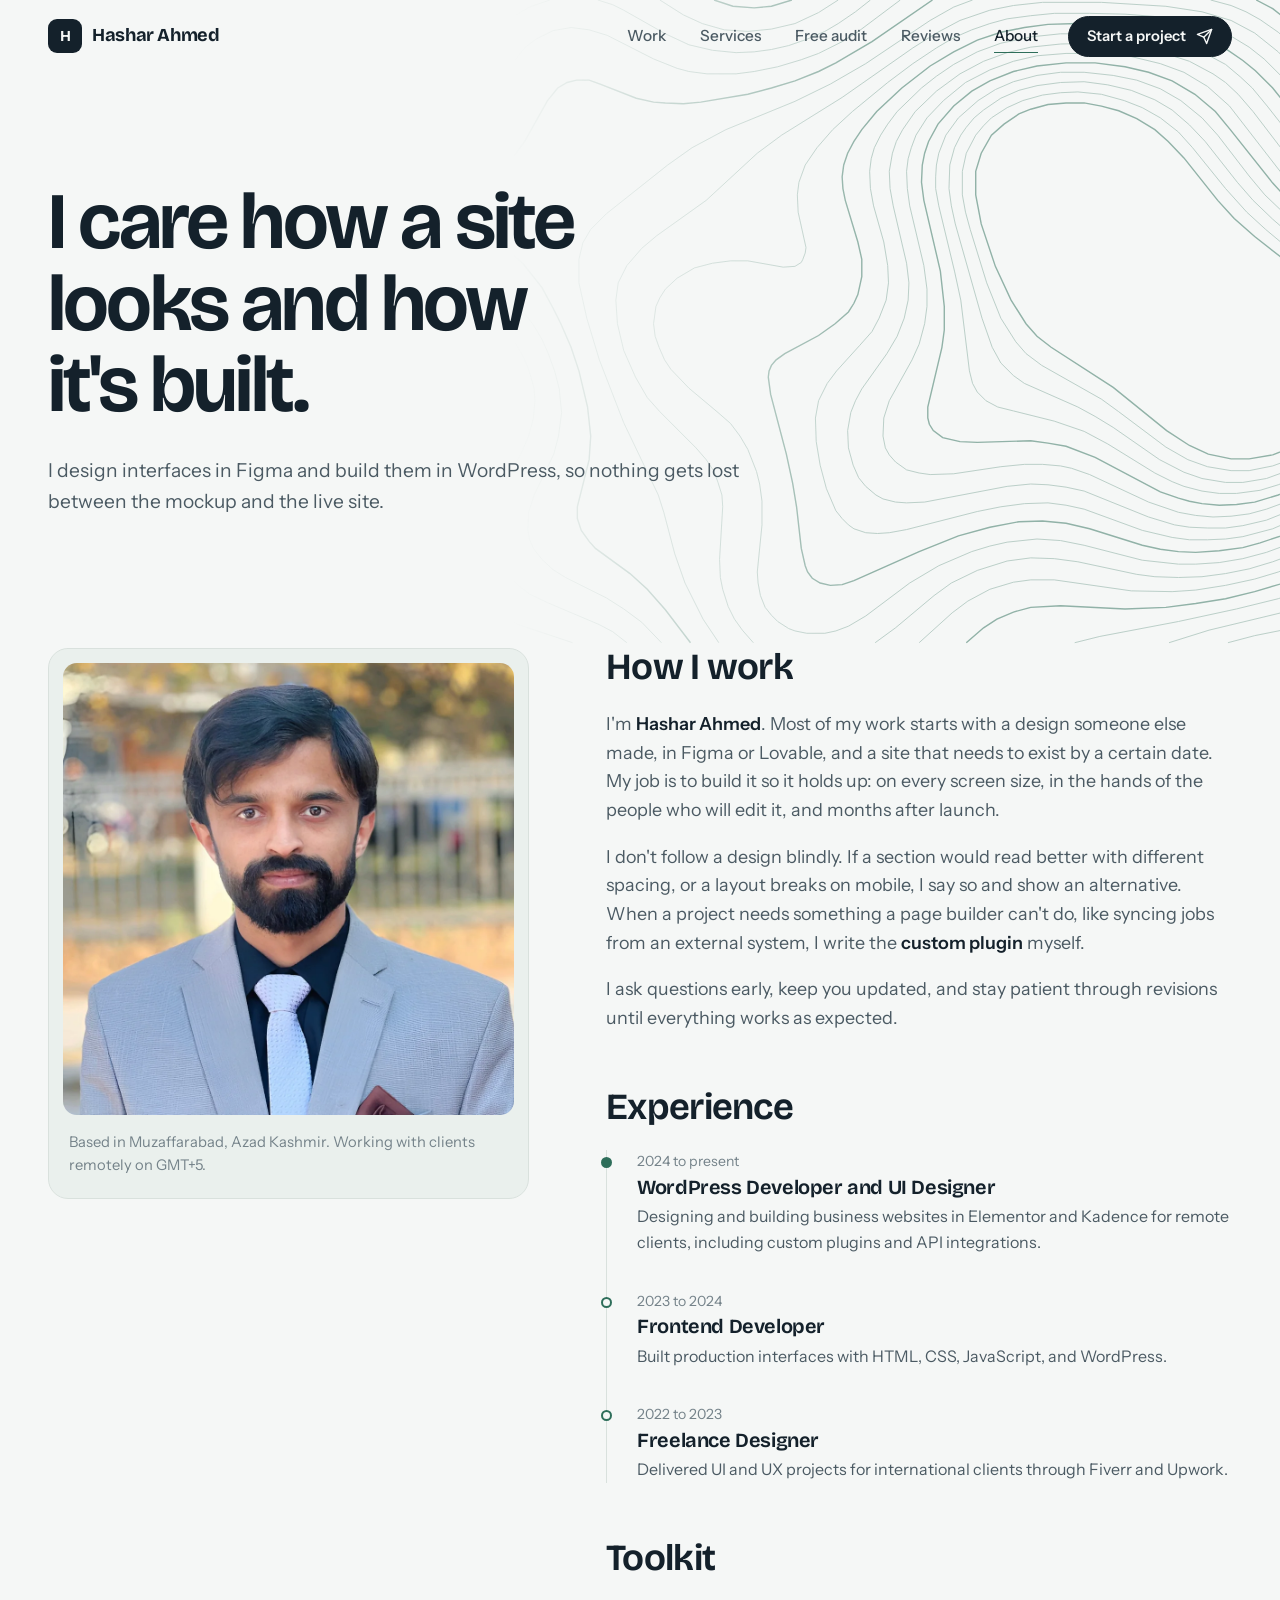
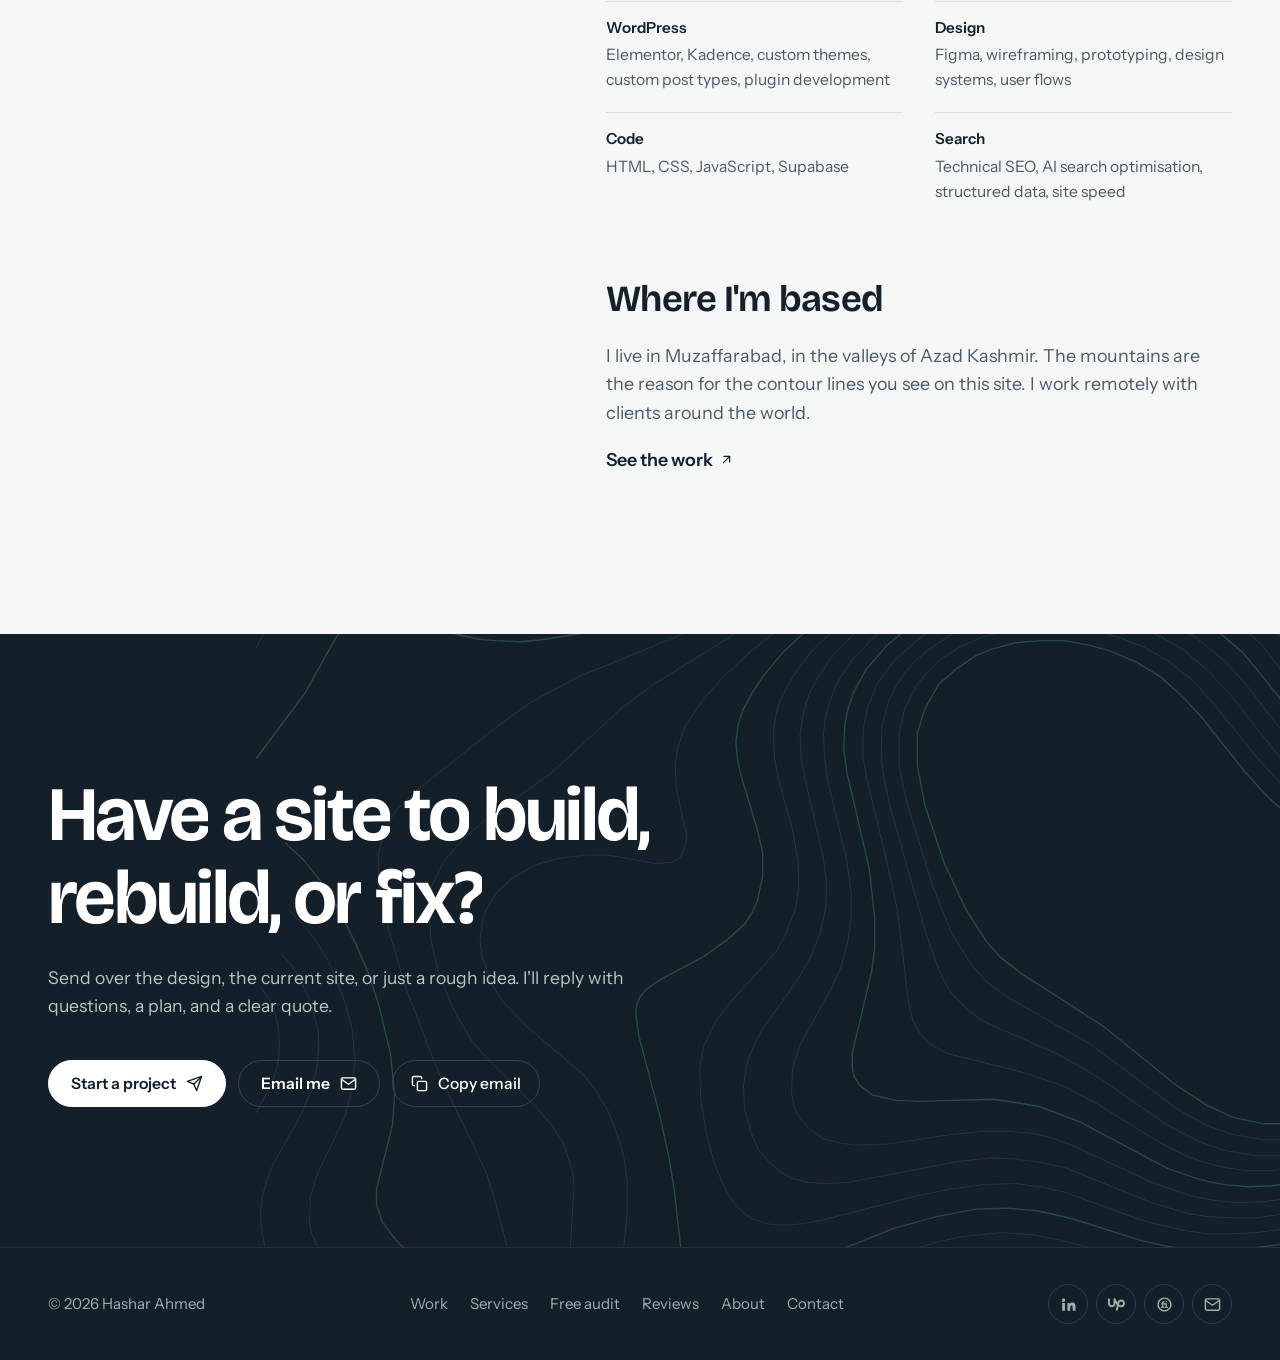
<file: about.html>
<!DOCTYPE html>
<html lang="en">
<head>
  <meta charset="UTF-8">
  <meta name="viewport" content="width=device-width, initial-scale=1, viewport-fit=cover">
  <title>About | Hashar Ahmed, WordPress Developer & UI Designer</title>
  <meta name="description" content="About Hashar Ahmed, a WordPress developer and UI designer from Muzaffarabad, Kashmir, building Elementor and Kadence sites, custom plugins, and API integrations.">
  <meta name="author" content="Hashar Ahmed">
  <meta name="theme-color" content="#f5f7f6" media="(prefers-color-scheme: light)">
  <meta name="theme-color" content="#0f1a21" media="(prefers-color-scheme: dark)">
  <meta property="og:type" content="website">
  <meta property="og:title" content="About | Hashar Ahmed, WordPress Developer & UI Designer">
  <meta property="og:description" content="About Hashar Ahmed, a WordPress developer and UI designer from Muzaffarabad, Kashmir, building Elementor and Kadence sites, custom plugins, and API integrations.">
  <meta property="og:image" content="images/hashar.webp">
  <meta name="twitter:card" content="summary">
  <link rel="icon" href="data:image/svg+xml,%3Csvg xmlns='http://www.w3.org/2000/svg' viewBox='0 0 64 64'%3E%3Crect width='64' height='64' rx='14' fill='%2314212b'/%3E%3Cpath d='M8 46c8-6 14-18 22-18s10 10 16 10 8-6 10-8' fill='none' stroke='%236fbf9f' stroke-width='3'/%3E%3Ctext x='32' y='30' text-anchor='middle' font-family='Arial' font-weight='700' font-size='24' fill='%23f5f7f6'%3EH%3C/text%3E%3C/svg%3E">
  <link rel="preload" href="fonts/bricolage-grotesque.woff2" as="font" type="font/woff2" crossorigin>
  <link rel="preload" href="fonts/instrument-sans.woff2" as="font" type="font/woff2" crossorigin>
  <link rel="stylesheet" href="styles.css">
</head>
<body>
<a class="skip" href="#main">Skip to content</a>
<header class="nav">
  <div class="wrap">
    <a class="brand" href="index.html" aria-label="Hashar Ahmed, home"><span class="brand-mark">H</span>Hashar Ahmed</a>
    <button class="nav-toggle" type="button" aria-expanded="false" aria-controls="nav-links" aria-label="Open menu"><span></span><span></span><span></span></button>
    <ul class="nav-links" id="nav-links">
      <li><a href="index.html#work">Work</a></li>
      <li><a href="index.html#services">Services</a></li>
      <li><a href="index.html#audit">Free audit</a></li>
      <li><a href="index.html#reviews">Reviews</a></li>
      <li><a href="about.html" aria-current="page">About</a></li>
      <li><a class="btn" href="contact.html">Start a project <svg viewBox="0 0 24 24" fill="none" stroke="currentColor" stroke-width="2" stroke-linecap="round" stroke-linejoin="round" aria-hidden="true"><path d="M22 2 11 13"/><path d="M22 2 15 22l-4-9-9-4 20-7z"/></svg></a></li>
    </ul>
  </div>
</header>
<main id="main">

<section class="page-hero" aria-labelledby="about-title">
  <svg class="topo" viewBox="0 0 1200 825" preserveAspectRatio="xMidYMid slice" aria-hidden="true" focusable="false"><path class="c-major" d="M287 0 311 8 338 10 360 8 386 0" pathLength="1" style="--i:0"/><path class="c-major" d="M1130 0 1147 15 1158 22 1171 30 1192 39" pathLength="1" style="--i:0"/><path class="c" d="M218 0 248 19 272 30 300 38 330 40 360 37 390 30 420 16 445 0" pathLength="1" style="--i:1"/><path class="c" d="M1089 0 1111 22 1140 45 1162 58 1192 72" pathLength="1" style="--i:1"/><path class="c" d="M0 574 10 555 17 540 21 525 22 510 21 495 18 480 11 465 0 450" pathLength="1" style="--i:1"/><path class="c" d="M1192 755 1183 765 1172 772 1162 777 1148 782 1020 800 975 809 941 818" pathLength="1" style="--i:1"/><path class="c" d="M107 818 38 795 15 782 0 769" pathLength="1" style="--i:1"/><path class="c" d="M0 55 13 38 30 22 52 9 78 0" pathLength="1" style="--i:2"/><path class="c" d="M139 0 158 6 172 13 225 43 255 57 285 64 315 67 338 66 360 63 382 58 405 50 428 40 445 30 467 15 486 0" pathLength="1" style="--i:2"/><path class="c" d="M1053 0 1095 40 1125 64 1155 83 1192 101" pathLength="1" style="--i:2"/><path class="c" d="M176 818 158 804 141 795 75 767 52 756 38 745 28 735 13 712 8 698 5 682 4 668 6 652 10 638 16 622 41 578 51 555 57 532 59 510 58 495 54 480 49 465 42 450 33 435 22 423 0 403" pathLength="1" style="--i:2"/><path class="c" d="M1192 686 1162 713 1140 731 1118 744 1095 755 1050 770 917 802 866 818" pathLength="1" style="--i:2"/><path class="c" d="M0 138 24 90 40 68 47 60 60 50 82 39 105 35 128 38 151 45 210 75 240 87 255 91 278 94 315 94 338 91 368 85 398 76 420 68 450 53 472 39 524 0" pathLength="1" style="--i:3"/><path class="c" d="M1018 0 1035 14 1088 63 1110 81 1140 102 1192 132" pathLength="1" style="--i:3"/><path class="c" d="M220 818 195 792 172 775 150 761 98 735 82 725 68 712 57 698 52 686 50 675 51 652 58 630 83 578 89 555 93 525 90 495 84 472 76 450 68 432 56 412 45 398 30 383 0 361" pathLength="1" style="--i:3"/><path class="c" d="M1192 652 1148 691 1118 713 1088 731 1050 747 1005 762 952 775 878 791 778 810 746 818" pathLength="1" style="--i:3"/><path class="c-major" d="M0 242 46 180 75 128 88 112 100 105 112 102 128 102 142 107 188 125 210 130 225 131 248 132 270 130 330 120 360 112 390 103 420 91 442 80 488 53 565 0" pathLength="1" style="--i:4"/><path class="c-major" d="M977 0 998 11 1020 28 1080 84 1110 109 1178 156 1192 168" pathLength="1" style="--i:4"/><path class="c-major" d="M257 818 225 776 202 750 180 730 136 698 128 689 118 675 113 660 113 645 128 585 130 555 126 518 115 472 105 442 92 412 82 392 68 366 45 337 14 308 0 292" pathLength="1" style="--i:4"/><path class="c-major" d="M1192 625 1140 671 1102 699 1080 713 1058 724 1012 742 975 753 938 762 900 768 862 773 810 775 728 771 690 773 668 779 647 788 630 799 608 818" pathLength="1" style="--i:4"/><path class="c" d="M293 818 273 788 250 742 237 705 223 652 216 630 172 538 141 458 125 405 115 360 115 330 120 309 130 292 150 272 228 210 259 188 302 165 390 129 435 107 480 81 562 26 592 9 616 0" pathLength="1" style="--i:5"/><path class="c" d="M919 0 945 7 964 15 982 25 1005 41 1026 60 1088 120 1162 182 1181 202 1192 223" pathLength="1" style="--i:5"/><path class="c" d="M1192 602 1148 644 1125 662 1095 684 1050 710 1005 728 975 737 938 745 900 751 870 753 818 752 720 738 690 738 668 741 638 750 610 765 590 780 548 818" pathLength="1" style="--i:5"/><path class="c" d="M337 818 323 802 313 788 305 772 298 750 295 735 294 712 298 645 297 630 292 614 287 600 277 585 264 570 218 524 202 506 187 480 172 446 164 412 162 382 165 360 176 338 195 316 214 300 277 255 342 195 373 172 450 124 540 61 570 42 600 26 638 13 668 7 705 3 780 3 862 8 908 15 945 26 975 42 1005 66 1080 143 1141 202 1159 225 1170 244 1181 270 1192 308" pathLength="1" style="--i:6"/><path class="c" d="M1192 578 1173 600 1150 622 1125 644 1095 666 1050 693 1028 704 998 715 968 724 938 730 908 734 878 735 848 734 825 731 750 715 720 711 690 710 660 714 622 726 589 742 567 758 518 799 492 818" pathLength="1" style="--i:6"/><path class="c" d="M1192 552 1175 578 1155 599 1130 622 1102 644 1072 665 1050 678 1020 692 990 703 960 711 930 716 900 718 878 718 832 713 758 694 728 688 698 686 660 690 638 695 615 702 573 720 536 742 480 784 458 797 442 803 428 806 405 806 390 803 382 800 368 791 360 783 352 773 346 758 343 742 342 728 348 668 348 638 345 616 341 600 330 572 320 555 308 539 292 525 255 494 232 470 224 458 217 442 212 428 210 412 213 390 218 379 225 368 240 354 262 341 285 335 308 332 330 332 375 340 390 339 398 334 400 330 403 322 404 315 394 270 393 248 395 232 403 210 418 188 438 165 463 142 508 105 540 81 570 61 592 48 615 38 638 30 660 24 690 20 720 17 765 17 810 18 848 21 878 25 903 30 926 38 945 46 968 60 987 75 1010 98 1065 160 1119 218 1138 240 1152 262 1167 292 1179 322 1192 364" pathLength="1" style="--i:7"/><path class="c-major" d="M1192 518 1179 548 1164 570 1144 592 1118 617 1088 640 1050 663 1020 678 982 691 960 697 930 701 900 703 878 702 855 699 832 694 765 673 735 666 705 663 675 664 638 671 598 682 548 702 465 739 450 744 435 745 422 742 412 736 406 728 403 720 398 698 392 645 387 615 379 578 359 502 356 480 357 472 360 465 366 458 377 450 420 427 441 412 458 397 465 386 470 375 475 352 475 330 470 308 454 255 451 240 450 225 452 210 457 195 465 180 475 165 494 142 526 112 562 84 592 66 622 51 652 41 682 35 712 31 750 30 795 31 832 33 870 39 897 45 918 52 938 62 960 77 976 90 998 112 1050 177 1110 243 1132 271 1150 300 1168 338 1182 375 1192 414" pathLength="1" style="--i:8"/><path class="c" d="M960 683 938 686 915 687 892 687 870 684 832 675 758 648 735 643 712 640 682 641 652 645 622 651 532 674 510 678 495 679 480 678 465 673 458 668 450 660 442 650 430 622 422 592 417 562 416 532 420 510 431 488 443 472 472 440 488 422 497 405 506 382 509 360 508 338 503 308 490 262 486 240 485 218 487 202 491 188 499 172 508 158 520 142 551 112 570 97 592 82 622 66 652 55 690 47 728 43 780 43 832 47 870 54 908 66 938 82 957 98 972 112 991 135 1042 200 1110 274 1125 293 1139 315 1155 344 1168 375 1178 405 1184 435 1187 465 1186 488 1181 510 1172 532 1159 555 1142 578 1118 601 1088 625 1058 645 1028 660 998 673 960 683" pathLength="1" style="--i:9"/><path class="c" d="M960 669 938 672 915 672 892 671 873 668 840 658 758 625 735 620 712 617 690 616 660 619 555 639 532 640 518 639 502 635 493 630 480 619 471 608 464 592 458 570 457 548 461 525 467 510 475 495 507 450 520 428 529 405 534 382 535 360 532 335 515 262 511 240 510 218 514 195 519 180 527 165 543 142 570 116 600 94 630 78 660 67 690 60 728 56 772 55 818 59 855 66 892 78 922 94 938 105 954 120 973 142 1025 210 1102 292 1118 311 1132 333 1148 360 1160 390 1169 420 1173 442 1174 465 1173 488 1168 510 1159 532 1145 555 1126 578 1102 600 1072 622 1050 636 1020 650 990 662 960 669" pathLength="1" style="--i:10"/><path class="c" d="M968 654 945 657 922 658 900 656 878 652 840 639 765 604 742 596 728 593 705 591 682 591 652 594 592 603 562 604 548 602 532 598 518 588 510 579 505 570 502 555 503 532 510 510 539 458 548 438 555 412 558 390 558 368 554 338 536 262 533 240 532 218 534 202 538 188 544 172 558 150 579 128 607 105 638 89 668 78 698 71 735 68 780 68 818 72 855 81 885 92 915 110 943 135 1012 224 1095 307 1110 325 1124 345 1137 368 1148 391 1157 420 1161 442 1162 465 1160 488 1155 510 1149 525 1136 548 1118 570 1095 591 1073 608 1050 622 1020 637 990 648 968 654" pathLength="1" style="--i:11"/><path class="c-major" d="M975 639 952 642 930 643 908 641 892 638 878 634 855 626 772 582 735 568 712 564 690 561 622 563 600 562 578 557 566 548 561 540 559 532 559 518 577 442 580 420 580 390 575 345 554 255 551 232 552 210 555 195 560 180 572 158 592 135 615 116 638 103 668 91 698 84 735 80 772 80 810 85 840 92 870 103 899 120 925 142 944 165 998 233 1020 257 1080 313 1096 330 1113 352 1126 375 1137 398 1144 420 1149 442 1150 465 1148 488 1142 510 1135 525 1125 542 1109 562 1094 578 1072 594 1050 609 1028 621 1005 630 975 639" pathLength="1" style="--i:12"/><path class="c" d="M982 624 952 628 930 628 908 625 885 619 870 613 848 602 788 565 758 549 720 536 668 523 648 518 633 510 622 499 616 488 612 472 601 382 593 345 573 262 569 240 569 225 570 210 573 195 582 172 598 150 623 128 645 114 668 104 698 96 728 92 758 92 795 96 825 102 855 113 881 128 908 150 928 172 968 224 988 248 1011 270 1072 326 1088 342 1102 360 1116 382 1125 401 1132 420 1137 442 1138 465 1137 480 1132 500 1126 518 1117 532 1102 552 1085 570 1066 585 1050 596 1028 608 1005 617 982 624" pathLength="1" style="--i:13"/><path class="c" d="M990 609 960 614 938 614 908 609 885 601 854 585 795 544 772 530 750 518 682 488 668 478 652 462 641 442 628 405 594 285 589 262 586 240 587 210 593 188 601 172 608 162 618 150 630 140 652 125 675 115 698 109 728 105 758 104 788 108 818 115 848 127 870 140 892 159 912 180 953 232 973 255 998 279 1058 331 1088 363 1101 382 1110 398 1118 416 1123 435 1126 458 1125 472 1123 488 1118 506 1108 525 1098 540 1084 555 1067 570 1050 582 1028 595 1012 601 990 609" pathLength="1" style="--i:14"/><path class="c" d="M998 593 968 599 945 599 915 594 890 585 862 569 802 524 780 508 704 465 684 450 671 435 652 405 634 360 613 292 607 270 603 248 603 218 608 195 620 172 630 160 640 150 660 137 680 128 705 121 728 118 750 117 780 120 809 128 832 137 855 150 878 168 896 188 938 240 965 270 989 292 1050 343 1065 357 1080 374 1091 390 1099 405 1105 420 1110 436 1113 458 1113 472 1110 488 1105 502 1098 518 1088 532 1065 557 1035 577 1020 585 998 593" pathLength="1" style="--i:15"/><path class="c-major" d="M998 579 968 584 945 584 916 578 892 567 863 548 795 493 716 442 698 428 684 412 665 382 645 339 627 285 620 248 620 218 627 195 640 172 656 158 675 145 690 139 712 133 735 131 758 131 780 135 802 141 825 151 848 165 865 180 885 201 928 255 949 278 975 301 1040 352 1056 368 1069 382 1080 398 1088 412 1096 435 1099 450 1100 465 1098 480 1094 495 1088 510 1080 522 1072 532 1058 547 1042 558 1028 567 998 579" pathLength="1" style="--i:16"/></svg>
  <div class="wrap">
    <h1 id="about-title">
      <span class="line"><span>I care how a site</span></span>
      <span class="line"><span>looks and how</span></span>
      <span class="line"><span>it's built.</span></span>
    </h1>
    <p class="hero-lede fade-up" style="--d:.45s">I design interfaces in Figma and build them in WordPress, so nothing gets lost between the mockup and the live site.</p>
  </div>
</section>

<section class="section" style="padding-top:0" aria-label="About Hashar">
  <div class="wrap about-grid">
    <figure class="about-photo" style="margin:0" data-reveal>
      <img src="images/hashar.webp" alt="Hashar Ahmed in a grey suit" width="1000" height="1000" loading="lazy">
      <p>Based in Muzaffarabad, Azad Kashmir. Working with clients remotely on GMT+5.</p>
    </figure>

    <div class="prose">
      <h2 data-split>How I work</h2>
      <p>I'm <strong>Hashar Ahmed</strong>. Most of my work starts with a design someone else made, in Figma or Lovable, and a site that needs to exist by a certain date. My job is to build it so it holds up: on every screen size, in the hands of the people who will edit it, and months after launch.</p>
      <p>I don't follow a design blindly. If a section would read better with different spacing, or a layout breaks on mobile, I say so and show an alternative. When a project needs something a page builder can't do, like syncing jobs from an external system, I write the <strong>custom plugin</strong> myself.</p>
      <p>I ask questions early, keep you updated, and stay patient through revisions until everything works as expected.</p>

      <h2 data-split>Experience</h2>
      <ol class="timeline">
        <li>
          <time>2024 to present</time>
          <h3>WordPress Developer and UI Designer</h3>
          <p>Designing and building business websites in Elementor and Kadence for remote clients, including custom plugins and API integrations.</p>
        </li>
        <li>
          <time>2023 to 2024</time>
          <h3>Frontend Developer</h3>
          <p>Built production interfaces with HTML, CSS, JavaScript, and WordPress.</p>
        </li>
        <li>
          <time>2022 to 2023</time>
          <h3>Freelance Designer</h3>
          <p>Delivered UI and UX projects for international clients through Fiverr and Upwork.</p>
        </li>
      </ol>

      <h2 data-split>Toolkit</h2>
      <div class="toolkit">
        <div><h3>WordPress</h3><p>Elementor, Kadence, custom themes, custom post types, plugin development</p></div>
        <div><h3>Design</h3><p>Figma, wireframing, prototyping, design systems, user flows</p></div>
        <div><h3>Code</h3><p>HTML, CSS, JavaScript, Supabase</p></div>
        <div><h3>Search</h3><p>Technical SEO, AI search optimisation, structured data, site speed</p></div>
      </div>

      <h2 data-split>Where I'm based</h2>
      <p>I live in Muzaffarabad, in the valleys of Azad Kashmir. The mountains are the reason for the contour lines you see on this site. I work remotely with clients around the world.</p>
      <p><a class="link" href="index.html#work">See the work <svg viewBox="0 0 24 24" fill="none" stroke="currentColor" stroke-width="2" stroke-linecap="round" stroke-linejoin="round" aria-hidden="true"><path d="M7 17 17 7"/><path d="M8 7h9v9"/></svg></a></p>
    </div>
  </div>
</section>

<section class="band" aria-labelledby="band-title">
  <svg class="topo" viewBox="0 0 1200 825" preserveAspectRatio="xMidYMid slice" aria-hidden="true" focusable="false"><path class="c-major" d="M287 0 311 8 338 10 360 8 386 0" pathLength="1" style="--i:0"/><path class="c-major" d="M1130 0 1147 15 1158 22 1171 30 1192 39" pathLength="1" style="--i:0"/><path class="c" d="M218 0 248 19 272 30 300 38 330 40 360 37 390 30 420 16 445 0" pathLength="1" style="--i:1"/><path class="c" d="M1089 0 1111 22 1140 45 1162 58 1192 72" pathLength="1" style="--i:1"/><path class="c" d="M0 574 10 555 17 540 21 525 22 510 21 495 18 480 11 465 0 450" pathLength="1" style="--i:1"/><path class="c" d="M1192 755 1183 765 1172 772 1162 777 1148 782 1020 800 975 809 941 818" pathLength="1" style="--i:1"/><path class="c" d="M107 818 38 795 15 782 0 769" pathLength="1" style="--i:1"/><path class="c" d="M0 55 13 38 30 22 52 9 78 0" pathLength="1" style="--i:2"/><path class="c" d="M139 0 158 6 172 13 225 43 255 57 285 64 315 67 338 66 360 63 382 58 405 50 428 40 445 30 467 15 486 0" pathLength="1" style="--i:2"/><path class="c" d="M1053 0 1095 40 1125 64 1155 83 1192 101" pathLength="1" style="--i:2"/><path class="c" d="M176 818 158 804 141 795 75 767 52 756 38 745 28 735 13 712 8 698 5 682 4 668 6 652 10 638 16 622 41 578 51 555 57 532 59 510 58 495 54 480 49 465 42 450 33 435 22 423 0 403" pathLength="1" style="--i:2"/><path class="c" d="M1192 686 1162 713 1140 731 1118 744 1095 755 1050 770 917 802 866 818" pathLength="1" style="--i:2"/><path class="c" d="M0 138 24 90 40 68 47 60 60 50 82 39 105 35 128 38 151 45 210 75 240 87 255 91 278 94 315 94 338 91 368 85 398 76 420 68 450 53 472 39 524 0" pathLength="1" style="--i:3"/><path class="c" d="M1018 0 1035 14 1088 63 1110 81 1140 102 1192 132" pathLength="1" style="--i:3"/><path class="c" d="M220 818 195 792 172 775 150 761 98 735 82 725 68 712 57 698 52 686 50 675 51 652 58 630 83 578 89 555 93 525 90 495 84 472 76 450 68 432 56 412 45 398 30 383 0 361" pathLength="1" style="--i:3"/><path class="c" d="M1192 652 1148 691 1118 713 1088 731 1050 747 1005 762 952 775 878 791 778 810 746 818" pathLength="1" style="--i:3"/><path class="c-major" d="M0 242 46 180 75 128 88 112 100 105 112 102 128 102 142 107 188 125 210 130 225 131 248 132 270 130 330 120 360 112 390 103 420 91 442 80 488 53 565 0" pathLength="1" style="--i:4"/><path class="c-major" d="M977 0 998 11 1020 28 1080 84 1110 109 1178 156 1192 168" pathLength="1" style="--i:4"/><path class="c-major" d="M257 818 225 776 202 750 180 730 136 698 128 689 118 675 113 660 113 645 128 585 130 555 126 518 115 472 105 442 92 412 82 392 68 366 45 337 14 308 0 292" pathLength="1" style="--i:4"/><path class="c-major" d="M1192 625 1140 671 1102 699 1080 713 1058 724 1012 742 975 753 938 762 900 768 862 773 810 775 728 771 690 773 668 779 647 788 630 799 608 818" pathLength="1" style="--i:4"/><path class="c" d="M293 818 273 788 250 742 237 705 223 652 216 630 172 538 141 458 125 405 115 360 115 330 120 309 130 292 150 272 228 210 259 188 302 165 390 129 435 107 480 81 562 26 592 9 616 0" pathLength="1" style="--i:5"/><path class="c" d="M919 0 945 7 964 15 982 25 1005 41 1026 60 1088 120 1162 182 1181 202 1192 223" pathLength="1" style="--i:5"/><path class="c" d="M1192 602 1148 644 1125 662 1095 684 1050 710 1005 728 975 737 938 745 900 751 870 753 818 752 720 738 690 738 668 741 638 750 610 765 590 780 548 818" pathLength="1" style="--i:5"/><path class="c" d="M337 818 323 802 313 788 305 772 298 750 295 735 294 712 298 645 297 630 292 614 287 600 277 585 264 570 218 524 202 506 187 480 172 446 164 412 162 382 165 360 176 338 195 316 214 300 277 255 342 195 373 172 450 124 540 61 570 42 600 26 638 13 668 7 705 3 780 3 862 8 908 15 945 26 975 42 1005 66 1080 143 1141 202 1159 225 1170 244 1181 270 1192 308" pathLength="1" style="--i:6"/><path class="c" d="M1192 578 1173 600 1150 622 1125 644 1095 666 1050 693 1028 704 998 715 968 724 938 730 908 734 878 735 848 734 825 731 750 715 720 711 690 710 660 714 622 726 589 742 567 758 518 799 492 818" pathLength="1" style="--i:6"/><path class="c" d="M1192 552 1175 578 1155 599 1130 622 1102 644 1072 665 1050 678 1020 692 990 703 960 711 930 716 900 718 878 718 832 713 758 694 728 688 698 686 660 690 638 695 615 702 573 720 536 742 480 784 458 797 442 803 428 806 405 806 390 803 382 800 368 791 360 783 352 773 346 758 343 742 342 728 348 668 348 638 345 616 341 600 330 572 320 555 308 539 292 525 255 494 232 470 224 458 217 442 212 428 210 412 213 390 218 379 225 368 240 354 262 341 285 335 308 332 330 332 375 340 390 339 398 334 400 330 403 322 404 315 394 270 393 248 395 232 403 210 418 188 438 165 463 142 508 105 540 81 570 61 592 48 615 38 638 30 660 24 690 20 720 17 765 17 810 18 848 21 878 25 903 30 926 38 945 46 968 60 987 75 1010 98 1065 160 1119 218 1138 240 1152 262 1167 292 1179 322 1192 364" pathLength="1" style="--i:7"/><path class="c-major" d="M1192 518 1179 548 1164 570 1144 592 1118 617 1088 640 1050 663 1020 678 982 691 960 697 930 701 900 703 878 702 855 699 832 694 765 673 735 666 705 663 675 664 638 671 598 682 548 702 465 739 450 744 435 745 422 742 412 736 406 728 403 720 398 698 392 645 387 615 379 578 359 502 356 480 357 472 360 465 366 458 377 450 420 427 441 412 458 397 465 386 470 375 475 352 475 330 470 308 454 255 451 240 450 225 452 210 457 195 465 180 475 165 494 142 526 112 562 84 592 66 622 51 652 41 682 35 712 31 750 30 795 31 832 33 870 39 897 45 918 52 938 62 960 77 976 90 998 112 1050 177 1110 243 1132 271 1150 300 1168 338 1182 375 1192 414" pathLength="1" style="--i:8"/><path class="c" d="M960 683 938 686 915 687 892 687 870 684 832 675 758 648 735 643 712 640 682 641 652 645 622 651 532 674 510 678 495 679 480 678 465 673 458 668 450 660 442 650 430 622 422 592 417 562 416 532 420 510 431 488 443 472 472 440 488 422 497 405 506 382 509 360 508 338 503 308 490 262 486 240 485 218 487 202 491 188 499 172 508 158 520 142 551 112 570 97 592 82 622 66 652 55 690 47 728 43 780 43 832 47 870 54 908 66 938 82 957 98 972 112 991 135 1042 200 1110 274 1125 293 1139 315 1155 344 1168 375 1178 405 1184 435 1187 465 1186 488 1181 510 1172 532 1159 555 1142 578 1118 601 1088 625 1058 645 1028 660 998 673 960 683" pathLength="1" style="--i:9"/><path class="c" d="M960 669 938 672 915 672 892 671 873 668 840 658 758 625 735 620 712 617 690 616 660 619 555 639 532 640 518 639 502 635 493 630 480 619 471 608 464 592 458 570 457 548 461 525 467 510 475 495 507 450 520 428 529 405 534 382 535 360 532 335 515 262 511 240 510 218 514 195 519 180 527 165 543 142 570 116 600 94 630 78 660 67 690 60 728 56 772 55 818 59 855 66 892 78 922 94 938 105 954 120 973 142 1025 210 1102 292 1118 311 1132 333 1148 360 1160 390 1169 420 1173 442 1174 465 1173 488 1168 510 1159 532 1145 555 1126 578 1102 600 1072 622 1050 636 1020 650 990 662 960 669" pathLength="1" style="--i:10"/><path class="c" d="M968 654 945 657 922 658 900 656 878 652 840 639 765 604 742 596 728 593 705 591 682 591 652 594 592 603 562 604 548 602 532 598 518 588 510 579 505 570 502 555 503 532 510 510 539 458 548 438 555 412 558 390 558 368 554 338 536 262 533 240 532 218 534 202 538 188 544 172 558 150 579 128 607 105 638 89 668 78 698 71 735 68 780 68 818 72 855 81 885 92 915 110 943 135 1012 224 1095 307 1110 325 1124 345 1137 368 1148 391 1157 420 1161 442 1162 465 1160 488 1155 510 1149 525 1136 548 1118 570 1095 591 1073 608 1050 622 1020 637 990 648 968 654" pathLength="1" style="--i:11"/><path class="c-major" d="M975 639 952 642 930 643 908 641 892 638 878 634 855 626 772 582 735 568 712 564 690 561 622 563 600 562 578 557 566 548 561 540 559 532 559 518 577 442 580 420 580 390 575 345 554 255 551 232 552 210 555 195 560 180 572 158 592 135 615 116 638 103 668 91 698 84 735 80 772 80 810 85 840 92 870 103 899 120 925 142 944 165 998 233 1020 257 1080 313 1096 330 1113 352 1126 375 1137 398 1144 420 1149 442 1150 465 1148 488 1142 510 1135 525 1125 542 1109 562 1094 578 1072 594 1050 609 1028 621 1005 630 975 639" pathLength="1" style="--i:12"/><path class="c" d="M982 624 952 628 930 628 908 625 885 619 870 613 848 602 788 565 758 549 720 536 668 523 648 518 633 510 622 499 616 488 612 472 601 382 593 345 573 262 569 240 569 225 570 210 573 195 582 172 598 150 623 128 645 114 668 104 698 96 728 92 758 92 795 96 825 102 855 113 881 128 908 150 928 172 968 224 988 248 1011 270 1072 326 1088 342 1102 360 1116 382 1125 401 1132 420 1137 442 1138 465 1137 480 1132 500 1126 518 1117 532 1102 552 1085 570 1066 585 1050 596 1028 608 1005 617 982 624" pathLength="1" style="--i:13"/><path class="c" d="M990 609 960 614 938 614 908 609 885 601 854 585 795 544 772 530 750 518 682 488 668 478 652 462 641 442 628 405 594 285 589 262 586 240 587 210 593 188 601 172 608 162 618 150 630 140 652 125 675 115 698 109 728 105 758 104 788 108 818 115 848 127 870 140 892 159 912 180 953 232 973 255 998 279 1058 331 1088 363 1101 382 1110 398 1118 416 1123 435 1126 458 1125 472 1123 488 1118 506 1108 525 1098 540 1084 555 1067 570 1050 582 1028 595 1012 601 990 609" pathLength="1" style="--i:14"/><path class="c" d="M998 593 968 599 945 599 915 594 890 585 862 569 802 524 780 508 704 465 684 450 671 435 652 405 634 360 613 292 607 270 603 248 603 218 608 195 620 172 630 160 640 150 660 137 680 128 705 121 728 118 750 117 780 120 809 128 832 137 855 150 878 168 896 188 938 240 965 270 989 292 1050 343 1065 357 1080 374 1091 390 1099 405 1105 420 1110 436 1113 458 1113 472 1110 488 1105 502 1098 518 1088 532 1065 557 1035 577 1020 585 998 593" pathLength="1" style="--i:15"/><path class="c-major" d="M998 579 968 584 945 584 916 578 892 567 863 548 795 493 716 442 698 428 684 412 665 382 645 339 627 285 620 248 620 218 627 195 640 172 656 158 675 145 690 139 712 133 735 131 758 131 780 135 802 141 825 151 848 165 865 180 885 201 928 255 949 278 975 301 1040 352 1056 368 1069 382 1080 398 1088 412 1096 435 1099 450 1100 465 1098 480 1094 495 1088 510 1080 522 1072 532 1058 547 1042 558 1028 567 998 579" pathLength="1" style="--i:16"/></svg>
  <div class="wrap">
    <h2 id="band-title" data-split>Have a site to build, rebuild, or fix?</h2>
    <p data-reveal>Send over the design, the current site, or just a rough idea. I'll reply with questions, a plan, and a clear quote.</p>
    <div class="band-actions" data-reveal>
      <a class="btn" href="contact.html">Start a project <svg viewBox="0 0 24 24" fill="none" stroke="currentColor" stroke-width="2" stroke-linecap="round" stroke-linejoin="round" aria-hidden="true"><path d="M22 2 11 13"/><path d="M22 2 15 22l-4-9-9-4 20-7z"/></svg></a>
      <a class="btn btn--line" href="mailto:khawajahasharahmed@gmail.com">Email me <svg viewBox="0 0 24 24" fill="none" stroke="currentColor" stroke-width="2" stroke-linecap="round" stroke-linejoin="round" aria-hidden="true"><rect x="2" y="4" width="20" height="16" rx="2"/><path d="m22 6-10 7L2 6"/></svg></a>
      <button class="copy" type="button" data-copy="khawajahasharahmed@gmail.com" aria-label="Copy email address">
        <span class="idle" style="display:inline-flex;gap:10px;align-items:center"><svg viewBox="0 0 24 24" fill="none" stroke="currentColor" stroke-width="2" stroke-linecap="round" stroke-linejoin="round" aria-hidden="true"><rect x="9" y="9" width="13" height="13" rx="2"/><path d="M5 15H4a2 2 0 0 1-2-2V4a2 2 0 0 1 2-2h9a2 2 0 0 1 2 2v1"/></svg>Copy email</span>
        <span class="ok">Copied to clipboard</span>
      </button>
    </div>
  </div>
</section>
</main>
<footer class="foot">
  <div class="wrap">
    <span>&copy; <span data-year>2026</span> Hashar Ahmed</span>
    <nav aria-label="Footer">
      <a href="index.html#work">Work</a>
      <a href="index.html#services">Services</a>
      <a href="index.html#audit">Free audit</a>
      <a href="index.html#reviews">Reviews</a>
      <a href="about.html">About</a>
      <a href="contact.html">Contact</a>
    </nav>
    <div class="socials">
      <a href="https://www.linkedin.com/in/khawaja-hashar-ahmed-533259264/" target="_blank" rel="noopener" aria-label="LinkedIn"><svg viewBox="0 0 24 24" fill="currentColor" aria-hidden="true"><path d="M4.98 3.5a2.5 2.5 0 1 1 0 5 2.5 2.5 0 0 1 0-5zM3 9.75h4v11H3v-11zm6.5 0h3.8v1.5h.05c.53-1 1.83-2.05 3.77-2.05 4.03 0 4.78 2.65 4.78 6.1v5.45h-4v-4.83c0-1.15-.02-2.63-1.6-2.63-1.6 0-1.85 1.25-1.85 2.55v4.91h-4v-11z"/></svg></a>
      <a href="https://www.upwork.com/freelancers/~01bab92b8dc4507e5d?mp_source=share" target="_blank" rel="noopener" aria-label="Upwork"><svg viewBox="0 0 32 32" fill="currentColor" aria-hidden="true"><path d="M24.75 17.542c-1.469 0-2.849-.62-4.099-1.635l.302-1.432.01-.057c.276-1.521 1.13-4.078 3.786-4.078 1.99 0 3.604 1.615 3.604 3.604 0 1.984-1.615 3.599-3.604 3.599zm0-10.849c-3.385 0-6.016 2.198-7.083 5.818-1.625-2.443-2.865-5.38-3.583-7.854h-3.646v9.484c-.005 1.875-1.521 3.391-3.396 3.396-1.875-.005-3.391-1.526-3.396-3.396V4.657H.001v9.484c0 3.885 3.161 7.068 7.042 7.068 3.885 0 7.042-3.182 7.042-7.068v-1.589c.708 1.474 1.578 2.974 2.635 4.297l-2.234 10.495h3.729l1.62-7.615c1.417.906 3.047 1.479 4.917 1.479 4 0 7.25-3.271 7.25-7.266 0-4-3.25-7.25-7.25-7.25z"/></svg></a>
      <a href="https://www.fiverr.com/s/YRZAmB4" target="_blank" rel="noopener" aria-label="Fiverr"><svg viewBox="-2 -2 24 24" fill="currentColor" aria-hidden="true"><path d="M10 18a8 8 0 1 0 0-16 8 8 0 0 0 0 16zm0 2C4.477 20 0 15.523 0 10S4.477 0 10 0s10 4.477 10 10-4.477 10-10 10z"/><path d="M13.427 13.148v-5h-5v-.312c0-.517.42-.938.938-.938h.937V5.023h-.937a2.816 2.816 0 0 0-2.813 2.813v.312h-1.25v1.875h1.25v3.125h-1.25v1.875h4.375v-1.875h-1.25v-3.125h3.143v3.125h-1.268v1.875h4.375v-1.875h-1.25z"/><circle cx="12.402" cy="5.971" r="1.001"/></svg></a>
      <a href="mailto:khawajahasharahmed@gmail.com" aria-label="Email"><svg viewBox="0 0 24 24" fill="none" stroke="currentColor" stroke-width="2" stroke-linecap="round" stroke-linejoin="round" aria-hidden="true"><rect x="2" y="4" width="20" height="16" rx="2"/><path d="m22 6-10 7L2 6"/></svg></a>
    </div>
  </div>
</footer>
<script src="vendor/lenis.min.js" defer></script>
<script src="main.js" defer></script>
</body>
</html>
</file>
<file: styles.css>
/* ==========================================================
   Hashar Ahmed — portfolio
   Palette taken from the Neelum valley: pine, mist, snow, slate.
   ========================================================== */

@font-face { font-family: "Bricolage Grotesque"; src: url("fonts/bricolage-grotesque.woff2") format("woff2"); font-weight: 200 800; font-stretch: 75% 100%; font-display: swap; }
@font-face { font-family: "Instrument Sans"; src: url("fonts/instrument-sans.woff2") format("woff2"); font-weight: 400 700; font-display: swap; }
@font-face { font-family: "Source Serif 4"; src: url("fonts/source-serif-4-latin-400-normal.woff2") format("woff2"); font-weight: 400; font-style: normal; font-display: swap; }
@font-face { font-family: "Source Serif 4"; src: url("fonts/source-serif-4-latin-400-italic.woff2") format("woff2"); font-weight: 400; font-style: italic; font-display: swap; }

:root {
  --paper: #f5f7f6;
  --paper-2: #eaf0ed;
  --mist: #d6e2dd;
  --ink: #14212b;
  --ink-2: #4b5a63;
  --ink-3: #75838a;
  --rule: #d9e1dd;
  --pine: #2e6e5a;
  --pine-deep: #1f4f41;
  --pine-soft: rgba(46, 110, 90, .12);
  --amber: #d99125;
  --night: #13202a;
  --night-2: #1b2b36;

  --f-display: "Bricolage Grotesque", "Segoe UI", system-ui, sans-serif;
  --f-body: "Instrument Sans", "Segoe UI", system-ui, -apple-system, sans-serif;
  --f-serif: "Source Serif 4", Georgia, "Times New Roman", serif;

  --wrap: 1200px;
  --gutter: clamp(20px, 4vw, 48px);
  --nav-h: 72px;
  --ease: cubic-bezier(.22, 1, .36, 1);
  --ease-in-out: cubic-bezier(.65, 0, .35, 1);
  color-scheme: light;
}

@media (prefers-color-scheme: dark) {
  :root:not([data-theme="light"]) {
    --paper: #0f1a21;
    --paper-2: #14222b;
    --mist: #1c2f2a;
    --ink: #e7eeeb;
    --ink-2: #a9b7b3;
    --ink-3: #7d8d8a;
    --rule: #25363f;
    --pine: #6fbf9f;
    --pine-deep: #8fd3b6;
    --pine-soft: rgba(111, 191, 159, .14);
    --night: #0a1318;
    --night-2: #13222b;
    color-scheme: dark;
  }
}

*,
*::before,
*::after { box-sizing: border-box; }

html {
  scroll-behavior: smooth;
  -webkit-text-size-adjust: 100%;
}

body {
  margin: 0;
  background: var(--paper);
  color: var(--ink);
  font-family: var(--f-body);
  font-size: 1.0625rem;
  line-height: 1.6;
  -webkit-font-smoothing: antialiased;
  text-rendering: optimizeLegibility;
  overflow-x: hidden;
}

img { max-width: 100%; display: block; height: auto; }
a { color: inherit; }
p { margin: 0 0 1em; }
h1, h2, h3, h4 { margin: 0; font-family: var(--f-display); font-weight: 650; letter-spacing: -.02em; line-height: 1.08; }

::selection { background: var(--pine); color: #fff; }

:focus-visible {
  outline: 2px solid var(--pine);
  outline-offset: 3px;
  border-radius: 4px;
}

.skip {
  position: absolute; left: 16px; top: -60px; z-index: 100;
  background: var(--ink); color: var(--paper); padding: 10px 16px; border-radius: 6px;
  text-decoration: none; transition: top .2s;
}
.skip:focus { top: 12px; }

.wrap {
  width: 100%;
  max-width: calc(var(--wrap) + var(--gutter) * 2);
  margin: 0 auto;
  padding: 0 var(--gutter);
}

section[id] { scroll-margin-top: calc(var(--nav-h) + 12px); }

/* ---------- Buttons & links ---------- */

.btn {
  --bg: var(--ink);
  --fg: var(--paper);
  position: relative;
  display: inline-flex; align-items: center; gap: 10px;
  padding: 14px 22px;
  border-radius: 999px;
  background: var(--bg); color: var(--fg);
  font: 600 .98rem/1 var(--f-body);
  text-decoration: none;
  border: 1px solid var(--bg);
  cursor: pointer;
  overflow: hidden;
  isolation: isolate;
  transition: transform .5s var(--ease), color .35s var(--ease);
}
.btn::before {
  content: "";
  position: absolute; inset: 0; z-index: -1;
  background: var(--pine);
  transform: translateY(101%);
  border-radius: inherit;
  transition: transform .5s var(--ease);
}
.btn:hover::before { transform: translateY(0); }
.btn:hover { border-color: var(--pine); }
.btn:active { transform: scale(.98); }
.btn svg { width: 17px; height: 17px; flex: none; transition: transform .45s var(--ease); }
.btn:hover svg { transform: translate(2px, -2px); }

.btn--line {
  --bg: transparent; --fg: var(--ink);
  border-color: var(--rule);
}
.btn--line:hover { color: #fff; }

.link {
  display: inline-flex; align-items: center; gap: 6px;
  font-weight: 600;
  text-decoration: none;
  color: var(--ink);
  background: linear-gradient(currentColor, currentColor) 0 100% / 0% 1.5px no-repeat;
  padding-bottom: 2px;
  transition: background-size .45s var(--ease), color .3s;
}
.link:hover { background-size: 100% 1.5px; color: var(--pine); }
.link svg { width: 15px; height: 15px; transition: transform .4s var(--ease); }
.link:hover svg { transform: translate(2px, -2px); }

/* ---------- Navigation ---------- */

.nav {
  position: fixed; inset: 0 0 auto; z-index: 50;
  height: var(--nav-h);
  display: flex; align-items: center;
  transition: transform .5s var(--ease);
}
/* The blurred bar lives on a pseudo-element: backdrop-filter or transform on
   .nav itself would trap the fixed mobile menu inside the 72px bar. */
.nav::before {
  content: ""; position: absolute; inset: 0; z-index: -1;
  background: color-mix(in srgb, var(--paper) 86%, transparent);
  -webkit-backdrop-filter: saturate(1.4) blur(14px);
  backdrop-filter: saturate(1.4) blur(14px);
  box-shadow: 0 1px 0 var(--rule);
  opacity: 0;
  transition: opacity .3s;
}
.nav.is-scrolled::before { opacity: 1; }
body.menu-open .nav { transform: none; transition: none; }
body.menu-open .nav::before { opacity: 0; }
.nav.is-hidden { transform: translateY(-100%); }

.nav .wrap { display: flex; align-items: center; justify-content: space-between; gap: 24px; }

.brand {
  display: inline-flex; align-items: center; gap: 10px;
  font-family: var(--f-display); font-weight: 700; font-size: 1.14rem; letter-spacing: -.02em;
  text-decoration: none;
}
.brand-mark {
  width: 34px; height: 34px; border-radius: 9px;
  display: grid; place-items: center;
  background: var(--ink); color: var(--paper);
  font-size: .95rem;
  transition: transform .6s var(--ease), background-color .3s;
}
.brand:hover .brand-mark { transform: rotate(-8deg); background: var(--pine); }

.nav-links { display: flex; align-items: center; gap: 6px; list-style: none; margin: 0; padding: 0; }
.nav-links a:not(.btn) {
  position: relative;
  display: block; padding: 8px 14px;
  text-decoration: none; font-weight: 500; font-size: .96rem;
  color: var(--ink-2);
  transition: color .25s;
}
.nav-links a:not(.btn)::after {
  content: ""; position: absolute; left: 14px; right: 14px; bottom: 3px; height: 1.5px;
  background: var(--pine); transform: scaleX(0); transform-origin: right;
  transition: transform .45s var(--ease);
}
.nav-links a:not(.btn):hover,
.nav-links a:not(.btn)[aria-current="page"],
.nav-links a.is-active { color: var(--ink); }
.nav-links a:not(.btn):hover::after,
.nav-links a:not(.btn)[aria-current="page"]::after,
.nav-links a.is-active::after { transform: scaleX(1); transform-origin: left; }
.nav-links .btn { margin-left: 10px; padding: 11px 18px; font-size: .92rem; }

.nav-toggle {
  display: none;
  width: 44px; height: 44px; border-radius: 10px;
  border: 1px solid var(--rule); background: transparent; color: var(--ink);
  cursor: pointer; position: relative;
}
.nav-toggle span {
  position: absolute; left: 12px; right: 12px; height: 1.5px; background: currentColor;
  transition: transform .45s var(--ease), opacity .2s;
}
.nav-toggle span:nth-child(1) { top: 16px; }
.nav-toggle span:nth-child(2) { top: 21px; }
.nav-toggle span:nth-child(3) { top: 26px; }
.nav-toggle[aria-expanded="true"] span:nth-child(1) { transform: translateY(5px) rotate(45deg); }
.nav-toggle[aria-expanded="true"] span:nth-child(2) { opacity: 0; }
.nav-toggle[aria-expanded="true"] span:nth-child(3) { transform: translateY(-5px) rotate(-45deg); }

@media (max-width: 980px) {
  .nav-toggle { display: block; z-index: 2; }
  .nav-links {
    position: fixed; inset: 0; z-index: 1;
    flex-direction: column; align-items: flex-start; justify-content: center; gap: 4px;
    padding: var(--nav-h) var(--gutter) 40px;
    background: var(--paper);
    clip-path: circle(0 at calc(100% - 44px) 36px);
    transition: clip-path .7s var(--ease-in-out);
    visibility: hidden;
  }
  .nav-links.is-open { clip-path: circle(150% at calc(100% - 44px) 36px); visibility: visible; }
  .nav-links li { opacity: 0; transform: translateY(16px); transition: opacity .4s, transform .6s var(--ease); }
  .nav-links.is-open li { opacity: 1; transform: none; }
  .nav-links.is-open li:nth-child(2) { transition-delay: .06s; }
  .nav-links.is-open li:nth-child(3) { transition-delay: .12s; }
  .nav-links.is-open li:nth-child(4) { transition-delay: .18s; }
  .nav-links.is-open li:nth-child(5) { transition-delay: .24s; }
  .nav-links.is-open li:nth-child(6) { transition-delay: .3s; }
  .nav-links a:not(.btn) { font-family: var(--f-display); font-size: 2.1rem; font-weight: 600; padding: 8px 0; color: var(--ink); }
  .nav-links a:not(.btn)::after { left: 0; right: 0; }
  .nav-links .btn { margin: 24px 0 0; padding: 15px 24px; font-size: 1rem; }
  body.menu-open { overflow: hidden; }
}

/* ---------- Topographic lines ---------- */

.topo { position: absolute; pointer-events: none; }
.topo path {
  fill: none;
  stroke: var(--pine);
  stroke-width: .9;
  opacity: .32;
  vector-effect: non-scaling-stroke;
  stroke-dasharray: 1;
  stroke-dashoffset: 1;
}
.topo path.c-major { stroke-width: 1.4; opacity: .5; }
.is-loaded .hero .topo path,
.is-loaded .page-hero .topo path,
.topo.in path {
  animation: draw 2.6s var(--ease) forwards;
  animation-delay: calc(var(--i) * 70ms + 250ms);
}
@keyframes draw { to { stroke-dashoffset: 0; } }

/* ---------- Hero ---------- */

.hero {
  position: relative;
  min-height: min(100svh, 920px);
  display: flex; align-items: center;
  padding: calc(var(--nav-h) + 48px) 0 72px;
  overflow: hidden;
}
.hero .topo {
  inset: 0 -10% 0 30%;
  width: 80%; height: 100%;
  -webkit-mask-image: linear-gradient(90deg, transparent, #000 35%);
  mask-image: linear-gradient(90deg, transparent, #000 35%);
}

.hero-grid {
  position: relative;
  display: grid;
  grid-template-columns: minmax(0, 1.35fr) minmax(0, 1fr);
  gap: clamp(32px, 5vw, 80px);
  align-items: center;
}

.status {
  display: inline-flex; align-items: center; gap: 10px;
  font-size: .92rem; font-weight: 500; color: var(--ink-2);
  margin-bottom: 28px;
}
.status i {
  position: relative; width: 9px; height: 9px; border-radius: 50%; background: #2fa36f;
}
.status i::after {
  content: ""; position: absolute; inset: -4px; border-radius: 50%;
  border: 1.5px solid #2fa36f; opacity: 0;
  animation: ping 2.4s var(--ease) infinite 1.8s;
}
@keyframes ping { 0% { transform: scale(.6); opacity: .8; } 80%, 100% { transform: scale(1.8); opacity: 0; } }

.hero h1 {
  font-size: clamp(2.5rem, 5.6vw, 4.6rem);
  font-weight: 650;
  letter-spacing: -.035em;
  line-height: 1.0;
  margin-bottom: 28px;
}
.line { display: block; overflow: hidden; padding-bottom: .08em; margin-bottom: -.08em; }
.line > span { display: inline-block; transform: translateY(105%); }
.is-loaded .line > span { transform: none; transition: transform 1.1s var(--ease); }
.is-loaded .line:nth-child(2) > span { transition-delay: .09s; }
.is-loaded .line:nth-child(3) > span { transition-delay: .18s; }

.hero-lede {
  font-size: clamp(1.06rem, 1.5vw, 1.2rem);
  color: var(--ink-2);
  max-width: 54ch;
  margin-bottom: 36px;
}
.hero-actions { display: flex; flex-wrap: wrap; gap: 12px; margin-bottom: 52px; }

.facts {
  display: flex; flex-wrap: wrap; gap: 0;
  margin: 0; padding: 0;
  border-top: 1px solid var(--rule);
  max-width: 560px;
}
.facts div { padding: 18px 28px 0 0; margin-right: 28px; border-right: 1px solid var(--rule); }
.facts div:last-child { border-right: 0; margin-right: 0; }
.facts dt { font-family: var(--f-display); font-size: 1.7rem; font-weight: 650; letter-spacing: -.02em; line-height: 1.1; }
.facts dd { margin: 4px 0 0; color: var(--ink-3); font-size: .9rem; }

.fade-up { opacity: 0; transform: translateY(18px); }
.is-loaded .fade-up { opacity: 1; transform: none; transition: opacity .9s var(--ease), transform 1.1s var(--ease); transition-delay: var(--d, .35s); }

.portrait {
  position: relative;
  justify-self: center;
  width: min(100%, 440px);
  aspect-ratio: 1;
}
.portrait::before {
  content: ""; position: absolute; inset: -14px; border-radius: 50%;
  border: 1px solid var(--pine); opacity: 0; transform: scale(.9);
}
.is-loaded .portrait::before { opacity: .45; transform: none; transition: opacity 1s ease .9s, transform 1.4s var(--ease) .9s; }
.portrait img {
  width: 100%; height: 100%; object-fit: cover; object-position: 50% 30%;
  border-radius: 50%;
  background: var(--paper-2);
  clip-path: circle(0% at 50% 45%);
  transform: scale(1.08);
}
.is-loaded .portrait img {
  clip-path: circle(50% at 50% 50%);
  transform: none;
  transition: clip-path 1.5s var(--ease) .25s, transform 1.8s var(--ease) .25s;
}
.portrait figcaption {
  position: absolute; left: -6%; bottom: 10%;
  display: flex; align-items: center; gap: 10px;
  background: var(--paper); border: 1px solid var(--rule);
  padding: 10px 14px 10px 10px; border-radius: 14px;
  font-size: .86rem; line-height: 1.3; color: var(--ink-2);
  box-shadow: 0 10px 30px -18px rgba(20, 33, 43, .4);
}
.portrait figcaption b { display: block; color: var(--ink); font-weight: 600; }
.portrait figcaption svg { width: 30px; height: 30px; flex: none; color: var(--pine); }

@media (max-width: 900px) {
  .hero { min-height: auto; padding-top: calc(var(--nav-h) + 32px); }
  .hero-grid { grid-template-columns: 1fr; }
  .portrait { order: -1; width: min(62%, 300px); justify-self: start; }
  .portrait figcaption { display: none; }
  .hero .topo { inset: 0 -40% 30% 0; width: 140%; height: 70%; }
  .hero h1 { max-width: none; }
}

/* ---------- Proof strip ---------- */

.proof {
  border-block: 1px solid var(--rule);
  padding: 26px 0;
}
.proof .wrap { display: flex; align-items: center; gap: 28px; flex-wrap: wrap; }
.stars { display: inline-flex; gap: 3px; color: var(--amber); }
.stars svg { width: 18px; height: 18px; }
.proof-score { display: flex; align-items: center; gap: 10px; font-weight: 600; flex: none; }
.proof blockquote {
  margin: 0; flex: 1 1 380px;
  font-family: var(--f-serif); font-style: italic; font-size: 1.14rem; color: var(--ink-2);
}
.proof .link { flex: none; }

/* ---------- Section heads ---------- */

.section { padding: clamp(80px, 11vw, 140px) 0; }
.section-head {
  display: grid; grid-template-columns: minmax(0, 1fr) minmax(0, 1fr);
  gap: 24px 64px; align-items: end;
  margin-bottom: clamp(44px, 6vw, 72px);
}
.section-head h2 { font-size: clamp(2.1rem, 4.6vw, 3.6rem); letter-spacing: -.03em; }
.section-head p { color: var(--ink-2); max-width: 48ch; margin: 0; }
@media (max-width: 760px) { .section-head { grid-template-columns: 1fr; } }

/* Scroll reveal — used on headings and project media only */
[data-reveal] { opacity: 0; transform: translateY(26px); transition: opacity .9s var(--ease), transform 1.1s var(--ease); }
[data-reveal].in { opacity: 1; transform: none; }

/* ---------- Work ---------- */

.work-list { display: grid; grid-template-columns: repeat(12, minmax(0, 1fr)); gap: clamp(48px, 6vw, 80px) clamp(24px, 3vw, 40px); }
.project { grid-column: span 6; display: flex; flex-direction: column; }
.project--feature { grid-column: 1 / -1; display: grid; grid-template-columns: minmax(0, 1.55fr) minmax(0, 1fr); gap: clamp(28px, 4vw, 56px); align-items: center; }

.shot {
  position: relative; display: block;
  border-radius: 12px;
  background: var(--paper-2);
  border: 1px solid var(--rule);
  overflow: hidden;
  text-decoration: none;
  clip-path: inset(12% 6% 0 6% round 12px);
  transition: clip-path 1.3s var(--ease);
}
.shot.in { clip-path: inset(0 0 0 0 round 12px); }
.shot-bar {
  display: flex; align-items: center; gap: 6px;
  height: 30px; padding: 0 12px;
  border-bottom: 1px solid var(--rule);
  background: var(--paper);
}
.shot-bar i { width: 9px; height: 9px; border-radius: 50%; background: var(--rule); }
.shot-bar span {
  margin-left: 10px; font-size: .74rem; color: var(--ink-3);
  white-space: nowrap; overflow: hidden; text-overflow: ellipsis;
}
.shot-img { aspect-ratio: 16 / 10; overflow: hidden; }
.shot-img img {
  width: 100%; height: 100%; object-fit: cover; object-position: top center;
  transform: translate3d(0, var(--py, 0px), 0) scale(1.14);
  transition: transform 1.4s var(--ease);
  will-change: transform;
}
.shot.in .shot-img img { transform: translate3d(0, var(--py, 0px), 0) scale(1.06); }
.shot.in.is-live .shot-img img { transition: transform .15s linear; }
.shot.in:hover .shot-img img { transform: translate3d(0, var(--py, 0px), 0) scale(1.09); transition: transform .9s var(--ease); }

.project-meta { padding-top: 22px; }
.project--feature .project-meta { padding-top: 0; }
.tags { display: flex; flex-wrap: wrap; gap: 6px; margin: 0 0 14px; padding: 0; list-style: none; }
.tags li {
  font-size: .8rem; font-weight: 500; color: var(--ink-2);
  padding: 4px 10px; border-radius: 999px; border: 1px solid var(--rule);
}
.project h3 { font-size: clamp(1.45rem, 2.2vw, 1.8rem); margin-bottom: 10px; }
.project--feature h3 { font-size: clamp(1.8rem, 3vw, 2.5rem); }
.project p { color: var(--ink-2); max-width: 52ch; }
.project .link { margin-top: 4px; }

/* Cursor label over project images (fine pointers only) */
.cursor-label {
  position: fixed; left: 0; top: 0; z-index: 60;
  pointer-events: none;
  padding: 10px 16px; border-radius: 999px;
  background: var(--ink); color: var(--paper);
  font-size: .86rem; font-weight: 600; white-space: nowrap;
  opacity: 0; scale: .6;
  transition: opacity .25s, scale .45s var(--ease);
  will-change: transform;
}
.cursor-label.on { opacity: 1; scale: 1; }
@media (hover: hover) and (pointer: fine) {
  .shot[data-cursor] { cursor: none; }
}

/* Plugin case study */
.case {
  grid-column: 1 / -1;
  position: relative;
  background: var(--night); color: #e7eeeb;
  border-radius: 20px;
  padding: clamp(28px, 5vw, 64px);
  overflow: hidden;
  display: grid; grid-template-columns: minmax(0, 1fr) minmax(0, 1.15fr); gap: clamp(28px, 5vw, 64px); align-items: center;
}
.case .topo { inset: -20% -10% -20% 40%; width: 70%; height: 140%; opacity: .6; }
.case .topo path { stroke: #6fbf9f; }
.case > :not(.topo) { position: relative; }
.case .tags li { color: #b8c7c2; border-color: #2b3d47; }
.case h3 { color: #fff; font-size: clamp(1.7rem, 3vw, 2.4rem); margin-bottom: 14px; }
.case p { color: #b8c7c2; }
.case-note { font-size: .9rem; color: #8ea09a !important; margin: 0; }

.flow { list-style: none; margin: 0; padding: 0; display: grid; gap: 0; counter-reset: step; }
.flow li {
  position: relative;
  display: grid; grid-template-columns: 44px 1fr; gap: 16px; align-items: start;
  padding: 0 0 26px;
  opacity: .25; transform: translateX(10px);
  transition: opacity .7s var(--ease), transform .9s var(--ease);
}
.flow li:last-child { padding-bottom: 0; }
.flow li::before {
  counter-increment: step; content: counter(step);
  width: 44px; height: 44px; border-radius: 12px;
  display: grid; place-items: center;
  font-family: var(--f-display); font-weight: 650;
  background: var(--night-2); border: 1px solid #2b3d47; color: #6fbf9f;
}
.flow li::after {
  content: ""; position: absolute; left: 21.5px; top: 48px; bottom: 4px; width: 1px;
  background: linear-gradient(#6fbf9f, #2b3d47);
  transform: scaleY(0); transform-origin: top; transition: transform .8s var(--ease) .2s;
}
.flow li:last-child::after { display: none; }
.flow b { display: block; color: #fff; font-weight: 600; margin: 2px 0 4px; }
.flow span { color: #9fb1ab; font-size: .95rem; line-height: 1.5; }
.flow.in li { opacity: 1; transform: none; }
.flow.in li::after { transform: scaleY(1); }
.flow.in li:nth-child(2) { transition-delay: .25s; }
.flow.in li:nth-child(3) { transition-delay: .5s; }
.flow.in li:nth-child(4) { transition-delay: .75s; }
.flow.in li:nth-child(2)::after { transition-delay: .45s; }
.flow.in li:nth-child(3)::after { transition-delay: .7s; }

@media (max-width: 900px) {
  .project, .project--feature { grid-column: 1 / -1; }
  .project--feature { grid-template-columns: 1fr; }
  .case { grid-template-columns: 1fr; }
}

/* ---------- Services ---------- */

.services { background: var(--paper-2); }
.services-grid { display: grid; grid-template-columns: minmax(0, .8fr) minmax(0, 1.2fr); gap: clamp(32px, 6vw, 96px); align-items: start; }
.services-intro { position: sticky; top: calc(var(--nav-h) + 32px); }
.services-intro h2 { font-size: clamp(2.1rem, 4.6vw, 3.6rem); letter-spacing: -.03em; margin-bottom: 20px; }
.services-intro p { color: var(--ink-2); max-width: 40ch; }

.service {
  border-top: 1px solid var(--rule);
  padding: 30px 0 34px;
  display: grid; grid-template-columns: minmax(0, 1fr); gap: 8px;
}
.service:last-child { border-bottom: 1px solid var(--rule); }
.service h3 { font-size: 1.5rem; display: flex; justify-content: space-between; align-items: baseline; gap: 16px; }
.service p { color: var(--ink-2); margin: 4px 0 12px; max-width: 58ch; }
.service .tools { font-size: .9rem; color: var(--ink-3); margin: 0; }

/* ---------- Review ---------- */

.review-card {
  display: grid; grid-template-columns: minmax(0, .7fr) minmax(0, 1.3fr);
  gap: clamp(32px, 6vw, 96px);
  align-items: start;
}
.review-side { position: sticky; top: calc(var(--nav-h) + 32px); }
.review-side h2 { font-size: clamp(2.1rem, 4.6vw, 3.6rem); letter-spacing: -.03em; margin-bottom: 28px; }
.score { display: flex; align-items: center; gap: 14px; margin-bottom: 20px; }
.score-num { font-family: var(--f-display); font-size: 3.2rem; font-weight: 650; letter-spacing: -.03em; line-height: 1; }
.score .stars svg { width: 22px; height: 22px; }
.score .stars svg { opacity: .18; transform: scale(.6); transition: opacity .4s, transform .6s var(--ease); }
.score.in .stars svg { opacity: 1; transform: none; }
.score.in .stars svg:nth-child(2) { transition-delay: .1s; }
.score.in .stars svg:nth-child(3) { transition-delay: .2s; }
.score.in .stars svg:nth-child(4) { transition-delay: .3s; }
.score.in .stars svg:nth-child(5) { transition-delay: .4s; }

.review-meta { list-style: none; margin: 0; padding: 0; border-top: 1px solid var(--rule); }
.review-meta li { display: flex; justify-content: space-between; gap: 16px; padding: 12px 0; border-bottom: 1px solid var(--rule); font-size: .95rem; }
.review-meta li span:first-child { color: var(--ink-3); }
.review-meta li span:last-child { text-align: right; font-weight: 500; }

.review-body { position: relative; margin: 0; }
.review-body > svg { width: 56px; height: 56px; color: var(--pine); opacity: .9; margin-bottom: 18px; }
.review-body p {
  font-family: var(--f-serif);
  font-size: clamp(1.14rem, 1.6vw, 1.32rem);
  line-height: 1.7;
  color: var(--ink);
  max-width: 62ch;
  margin-bottom: 1.1em;
}
.review-body p:first-of-type { font-size: clamp(1.4rem, 2.3vw, 1.8rem); line-height: 1.45; letter-spacing: -.005em; }
.review-body mark {
  color: inherit;
  background: linear-gradient(transparent 58%, var(--pine-soft) 58%) 0 0 / 0% 100% no-repeat;
  transition: background-size 1.4s var(--ease) .3s;
  padding: 0 2px;
}
.review-body mark.in { background-size: 100% 100%; }
.review-body footer { display: flex; align-items: center; gap: 14px; margin-top: 30px; padding-top: 22px; border-top: 1px solid var(--rule); max-width: 62ch; }
.avatar {
  width: 46px; height: 46px; border-radius: 50%; flex: none;
  display: grid; place-items: center;
  background: var(--mist); color: var(--pine-deep);
  font-family: var(--f-display); font-weight: 700;
}
.review-body footer b { display: block; font-weight: 600; }
.review-body footer span { color: var(--ink-3); font-size: .92rem; }

@media (max-width: 900px) {
  .services-grid, .review-card { grid-template-columns: 1fr; }
  .services-intro, .review-side { position: static; }
}

/* ---------- Contact band ---------- */

.band {
  position: relative; overflow: hidden;
  background: var(--night); color: #e7eeeb;
  padding: clamp(80px, 11vw, 140px) 0;
}
.band .topo { inset: -10% -20% -10% 20%; width: 100%; height: 120%; opacity: .5; }
.band .topo path { stroke: #6fbf9f; }
.band .wrap { position: relative; }
.band h2 { font-size: clamp(2.4rem, 6vw, 4.8rem); letter-spacing: -.035em; color: #fff; max-width: 16ch; margin-bottom: 24px; }
.band p { color: #b8c7c2; max-width: 50ch; font-size: 1.1rem; margin-bottom: 40px; }
.band .btn { --bg: #fff; --fg: var(--night); }
.band .btn:hover { color: #fff; }
.band .btn--line { --bg: transparent; --fg: #fff; border-color: #33474f; }
.band-actions { display: flex; flex-wrap: wrap; gap: 12px; align-items: center; }

.copy {
  display: inline-flex; align-items: center; gap: 10px;
  background: transparent; border: 1px solid #33474f; color: #fff;
  padding: 14px 18px; border-radius: 999px; cursor: pointer;
  font: 500 .98rem/1 var(--f-body);
  transition: border-color .3s, background-color .3s;
}
.copy:hover { border-color: #6fbf9f; }
.copy svg { width: 17px; height: 17px; }
.copy .ok { display: none; color: #6fbf9f; }
.copy.done .ok { display: inline; }
.copy.done .idle { display: none; }

/* ---------- Footer ---------- */

.foot {
  background: var(--night); color: #9fb1ab;
  border-top: 1px solid #22333c;
  padding: 36px 0;
  font-size: .94rem;
}
.foot .wrap { display: flex; flex-wrap: wrap; align-items: center; justify-content: space-between; gap: 20px; }
.foot nav { display: flex; flex-wrap: wrap; gap: 6px 22px; }
.foot a { text-decoration: none; transition: color .25s; }
.foot a:hover { color: #fff; }
.socials { display: flex; gap: 8px; }
.socials a {
  width: 40px; height: 40px; border-radius: 50%;
  display: grid; place-items: center;
  border: 1px solid #2b3d47;
  transition: border-color .3s, color .3s, transform .4s var(--ease);
}
.socials a:hover { border-color: #6fbf9f; color: #fff; transform: translateY(-2px); }
.socials svg { width: 17px; height: 17px; }

/* ==========================================================
   About page
   ========================================================== */

.page-hero { position: relative; overflow: hidden; padding: calc(var(--nav-h) + clamp(56px, 9vw, 110px)) 0 clamp(56px, 8vw, 96px); }
.page-hero .topo { inset: 0 -10% 0 40%; width: 70%; height: 100%; -webkit-mask-image: linear-gradient(90deg, transparent, #000 40%); mask-image: linear-gradient(90deg, transparent, #000 40%); }
.page-hero h1 { position: relative; font-size: clamp(2.6rem, 6.4vw, 5rem); letter-spacing: -.035em; line-height: 1.02; max-width: 15ch; margin-bottom: 28px; }
.page-hero .hero-lede { position: relative; }

.about-grid { display: grid; grid-template-columns: minmax(0, 1fr) minmax(0, 1.3fr); gap: clamp(32px, 6vw, 96px); align-items: start; }
.about-photo { position: sticky; top: calc(var(--nav-h) + 32px); background: var(--paper-2); border-radius: 20px; padding: 14px 14px 20px; border: 1px solid var(--rule); }
.about-photo img { width: 100%; aspect-ratio: 1; object-fit: cover; border-radius: 14px; }
.about-photo p { margin: 16px 6px 0; font-size: .92rem; color: var(--ink-3); }
.prose p { font-size: 1.12rem; color: var(--ink-2); max-width: 62ch; }
.prose p strong { color: var(--ink); font-weight: 600; }
.prose h2 { font-size: clamp(1.7rem, 3vw, 2.3rem); margin: 56px 0 22px; }
.prose h2:first-child { margin-top: 0; }

.timeline { list-style: none; margin: 0; padding: 0; border-left: 1px solid var(--rule); }
.timeline li { position: relative; padding: 0 0 34px 30px; }
.timeline li:last-child { padding-bottom: 0; }
.timeline li::before {
  content: ""; position: absolute; left: -6px; top: 7px;
  width: 11px; height: 11px; border-radius: 50%;
  background: var(--paper); border: 2px solid var(--pine);
}
.timeline li:first-child::before { background: var(--pine); }
.timeline time { display: block; font-size: .88rem; color: var(--ink-3); margin-bottom: 4px; }
.timeline h3 { font-size: 1.25rem; margin-bottom: 6px; }
.timeline p { margin: 0; color: var(--ink-2); font-size: 1rem !important; }

.toolkit { display: grid; grid-template-columns: repeat(2, minmax(0, 1fr)); gap: 0 32px; }
.toolkit div { border-top: 1px solid var(--rule); padding: 18px 0 20px; }
.toolkit h3 { font-family: var(--f-body); font-size: .95rem; font-weight: 600; letter-spacing: 0; margin-bottom: 6px; color: var(--ink); }
.toolkit p { font-size: .98rem !important; margin: 0; color: var(--ink-2); }

@media (max-width: 900px) {
  .about-grid { grid-template-columns: 1fr; }
  .about-photo { position: static; max-width: 420px; }
}
@media (max-width: 560px) { .toolkit { grid-template-columns: 1fr; } }

/* ==========================================================
   Contact page
   ========================================================== */

.contact-grid { display: grid; grid-template-columns: minmax(0, .85fr) minmax(0, 1.15fr); gap: clamp(32px, 6vw, 88px); align-items: start; }

.channels { list-style: none; margin: 0 0 32px; padding: 0; border-top: 1px solid var(--rule); }
.channels li { border-bottom: 1px solid var(--rule); }
.channels a, .channels div {
  display: grid; grid-template-columns: 40px 1fr auto; gap: 14px; align-items: center;
  padding: 16px 0; text-decoration: none;
}
.channels .ic {
  width: 40px; height: 40px; border-radius: 10px; display: grid; place-items: center;
  background: var(--paper-2); color: var(--pine); border: 1px solid var(--rule);
  transition: background-color .3s, color .3s;
}
.channels .ic svg { width: 18px; height: 18px; }
.channels small { display: block; color: var(--ink-3); font-size: .82rem; }
.channels b { font-weight: 600; word-break: break-word; }
.channels .go { width: 16px; height: 16px; color: var(--ink-3); transition: transform .4s var(--ease), color .3s; }
.channels a:hover .ic { background: var(--pine); color: #fff; }
.channels a:hover .go { transform: translate(3px, -3px); color: var(--pine); }

.profiles { display: flex; flex-wrap: wrap; gap: 10px; }
.profiles a {
  display: inline-flex; align-items: center; gap: 8px;
  padding: 10px 16px; border-radius: 999px; border: 1px solid var(--rule);
  text-decoration: none; font-weight: 500; font-size: .94rem;
  transition: border-color .3s, color .3s, background-color .3s;
}
.profiles a:hover { border-color: var(--pine); color: var(--pine); background: var(--pine-soft); }
.profiles svg { width: 16px; height: 16px; }

.form {
  background: var(--paper-2);
  border: 1px solid var(--rule);
  border-radius: 20px;
  padding: clamp(24px, 4vw, 44px);
}
.form h2 { font-size: 1.6rem; margin-bottom: 6px; }
.form > p { color: var(--ink-2); margin-bottom: 28px; }
fieldset { border: 0; margin: 0 0 24px; padding: 0; }
legend, .field label { display: block; font-weight: 600; font-size: .92rem; margin-bottom: 10px; }
.chips { display: flex; flex-wrap: wrap; gap: 8px; }
.chip input { position: absolute; opacity: 0; pointer-events: none; }
.chip span {
  display: inline-flex; align-items: center; gap: 0;
  padding: 9px 15px; border-radius: 999px;
  border: 1px solid var(--rule); background: var(--paper);
  font-size: .92rem; cursor: pointer; user-select: none;
  transition: border-color .25s, background-color .25s, color .25s;
}
.chip span::before {
  content: ""; width: 0; height: 10px; overflow: hidden;
  border-right: 2px solid currentColor; border-bottom: 2px solid currentColor;
  transform: rotate(45deg) translate(-1px, -1px); opacity: 0;
  transition: width .3s var(--ease), opacity .2s;
}
.chip:hover span { border-color: var(--ink-3); }
.chip input:checked + span { background: var(--ink); color: var(--paper); border-color: var(--ink); }
.chip input:checked + span::before { width: 5px; opacity: 1; margin-right: 9px; }
.chip input:focus-visible + span { outline: 2px solid var(--pine); outline-offset: 2px; }

.fields { display: grid; grid-template-columns: 1fr 1fr; gap: 18px; }
.field { margin-bottom: 18px; }
.field input, .field textarea, .field select {
  width: 100%;
  font: inherit; font-size: 1rem; color: var(--ink);
  background: var(--paper);
  border: 1px solid var(--rule); border-radius: 12px;
  padding: 13px 15px;
  transition: border-color .25s, box-shadow .25s;
}
.field textarea { resize: vertical; min-height: 140px; }
.field input::placeholder, .field textarea::placeholder { color: var(--ink-3); }
.field input:focus, .field textarea:focus, .field select:focus {
  outline: none; border-color: var(--pine); box-shadow: 0 0 0 4px var(--pine-soft);
}
.field input:user-invalid, .field textarea:user-invalid { border-color: #c0503c; }
.form-foot { display: flex; flex-wrap: wrap; align-items: center; gap: 16px 20px; }
.form-foot .btn[disabled] { opacity: .7; pointer-events: none; }
.form-status { margin: 0; font-size: .94rem; font-weight: 500; }
.form-status.ok { color: var(--pine); }
.form-status.err { color: #c0503c; }
.spinner { width: 16px; height: 16px; border-radius: 50%; border: 2px solid currentColor; border-right-color: transparent; animation: spin .7s linear infinite; display: none; }
.is-sending .spinner { display: block; }
.is-sending .btn-icon { display: none; }
@keyframes spin { to { transform: rotate(360deg); } }

@media (max-width: 900px) { .contact-grid { grid-template-columns: 1fr; } }
@media (max-width: 560px) { .fields { grid-template-columns: 1fr; gap: 0; } }

/* ---------- 404-safe helpers ---------- */
.sr-only { position: absolute; width: 1px; height: 1px; padding: 0; margin: -1px; overflow: hidden; clip: rect(0, 0, 0, 0); border: 0; }

/* ---------- Reduced motion ---------- */
@media (prefers-reduced-motion: reduce) {
  html { scroll-behavior: auto; }
  *, *::before, *::after { animation-duration: .01ms !important; animation-iteration-count: 1 !important; transition-duration: .01ms !important; transition-delay: 0s !important; }
  .topo path { stroke-dashoffset: 0; }
  .line > span, .fade-up, [data-reveal] { transform: none !important; opacity: 1 !important; }
  .portrait img { clip-path: none; transform: none; }
  .shot { clip-path: none; }
  .flow li { opacity: 1; transform: none; }
  .score .stars svg { opacity: 1; transform: none; }
  .review-body mark { background-size: 100% 100%; }
}

@media (max-width: 560px) {
  .facts { display: grid; grid-template-columns: repeat(3, auto); justify-content: start; }
  .facts div { padding-right: 16px; margin-right: 16px; }
  .facts dt { font-size: 1.4rem; }
  .facts dd { font-size: .82rem; }
  .hero-actions .btn { flex: 1 1 auto; justify-content: center; }
}
.brand { position: relative; z-index: 2; }


/* ==========================================================
   Motion layer
   ========================================================== */

/* Lenis smooth scroll */
html.lenis, html.lenis body { height: auto; }
.lenis.lenis-smooth { scroll-behavior: auto !important; }
.lenis.lenis-stopped { overflow: hidden; }

/* Cross-page transitions (Chrome, Edge, Safari 18+) */
@view-transition { navigation: auto; }
::view-transition-old(root) { animation: vt-out .45s var(--ease-in-out) both; }
::view-transition-new(root) { animation: vt-in .7s var(--ease) both; }
@keyframes vt-out { to { opacity: 0; transform: translateY(-24px) scale(.985); filter: blur(4px); } }
@keyframes vt-in { from { opacity: 0; transform: translateY(32px); } }

/* Scroll progress */
.progress {
  position: fixed; top: 0; left: 0; right: 0; z-index: 70; height: 2px;
  background: var(--pine); transform-origin: 0 50%; transform: scaleX(var(--p, 0));
  pointer-events: none;
}

/* Word-by-word headings */
[data-split] .w { display: inline-block; overflow: hidden; vertical-align: top; padding-bottom: .1em; margin-bottom: -.1em; }
[data-split] .w > span {
  display: inline-block; transform: translateY(110%) rotate(4deg); transform-origin: 0 100%;
  transition: transform 1s var(--ease);
  transition-delay: calc(var(--wi) * 55ms);
}
[data-split].in .w > span { transform: none; }

/* Reversed feature project */
.project--reverse { grid-template-columns: minmax(0, 1fr) minmax(0, 1.55fr); }
.project--reverse .shot { order: 2; }
.project--reverse .project-meta { order: 1; }
@media (max-width: 900px) {
  .project--reverse { grid-template-columns: 1fr; }
  .project--reverse .shot { order: 0; }
  .project--reverse .project-meta { order: 1; }
}

/* Services: row sweep on hover */
.service { position: relative; isolation: isolate; transition: padding .5s var(--ease); }
.service::before {
  content: ""; position: absolute; inset: 0 -20px; z-index: -1; border-radius: 14px;
  background: var(--paper); transform: scaleY(0); transform-origin: 50% 100%;
  transition: transform .55s var(--ease);
}
@media (hover: hover) {
  .service:hover::before { transform: scaleY(1); }
  .service:hover h3 { color: var(--pine); }
}
.service h3 { transition: color .3s; }

/* Magnetic buttons (desktop) */
.btn.magnet { transition: transform .5s var(--ease), color .35s var(--ease); }

/* ---------- Free audit ---------- */
.audit { position: relative; overflow: hidden; }
.audit-grid { display: grid; grid-template-columns: minmax(0, 1fr) minmax(0, 1fr); gap: clamp(36px, 6vw, 96px); align-items: center; }
.eyebrow { font-size: .88rem; font-weight: 600; letter-spacing: .12em; text-transform: uppercase; color: var(--pine); margin-bottom: 16px; }
.audit h2 { font-size: clamp(2.1rem, 4.6vw, 3.6rem); letter-spacing: -.03em; margin-bottom: 20px; }
.audit-lede { color: var(--ink-2); max-width: 52ch; margin-bottom: 30px; }
.audit-form { max-width: 520px; }
.audit-form .field { margin-bottom: 14px; }
.audit-form .field label { display: block; font-weight: 600; font-size: .92rem; margin-bottom: 8px; }
.audit-form .opt { font-weight: 400; color: var(--ink-3); margin-left: 6px; }
.audit-form .form-foot { margin-top: 20px; }
.audit-small { font-size: .88rem; color: var(--ink-3); margin: 14px 0 0; }

.report {
  position: relative;
  background: var(--night); color: #e7eeeb;
  border-radius: 20px; padding: 26px;
  box-shadow: 0 40px 80px -40px rgba(19, 32, 42, .55);
  transform: perspective(1200px) rotateY(-8deg) rotateX(4deg) translateY(30px);
  opacity: 0;
  transition: transform 1.4s var(--ease), opacity .8s;
}
.report.in { transform: perspective(1200px) rotateY(-3deg) rotateX(1deg); opacity: 1; }
@media (hover: hover) { .report.in:hover { transform: none; } }
.report-head { display: flex; align-items: center; gap: 12px; padding-bottom: 18px; border-bottom: 1px solid #25363f; }
.report-head b { display: block; font-size: 1rem; }
.report-head small { color: #8ea39c; font-size: .85rem; }
.report-dot { width: 36px; height: 36px; border-radius: 10px; background: #1b2b36; border: 1px solid #2b3d47; position: relative; flex: none; }
.report-dot::after { content: ""; position: absolute; inset: 11px; border-radius: 50%; border: 2px solid #6fbf9f; border-right-color: transparent; }
.report.in .report-dot::after { animation: spin 1s linear 2, done 0s linear 2s forwards; }
@keyframes done { to { border-color: #6fbf9f; background: #6fbf9f; } }
.report-tag { margin-left: auto; font-size: .75rem; letter-spacing: .08em; text-transform: uppercase; color: #8ea39c; border: 1px solid #2b3d47; padding: 4px 9px; border-radius: 999px; }
.report-scan { position: relative; height: 2px; margin: 0 -26px; overflow: hidden; }
.report-scan i { position: absolute; inset: 0; background: linear-gradient(90deg, transparent, #6fbf9f, transparent); transform: translateX(-100%); }
.report.in .report-scan i { animation: scan 1.1s var(--ease-in-out) .3s 2; }
@keyframes scan { to { transform: translateX(100%); } }
.report-list { list-style: none; margin: 0; padding: 8px 0 0; }
.report-list li {
  display: grid; grid-template-columns: auto 1fr; gap: 4px 14px; align-items: baseline;
  padding: 16px 0; border-bottom: 1px solid #22323b;
  opacity: 0; transform: translateY(14px);
  transition: opacity .6s, transform .8s var(--ease);
}
.report.in .report-list li { opacity: 1; transform: none; }
.report.in .report-list li:nth-child(1) { transition-delay: 1.3s; }
.report.in .report-list li:nth-child(2) { transition-delay: 1.6s; }
.report.in .report-list li:nth-child(3) { transition-delay: 1.9s; }
.report-list b { grid-column: 2; font-weight: 600; font-size: 1rem; }
.report-list p { grid-column: 2; margin: 0; color: #9fb1ab; font-size: .93rem; line-height: 1.5; }
.sev { grid-row: span 2; min-width: 66px; text-align: center; font-size: .74rem; font-weight: 600; letter-spacing: .04em; padding: 4px 9px; border-radius: 6px; white-space: nowrap; }
.sev--high { background: rgba(224, 112, 88, .16); color: #f0a08c; }
.sev--mid { background: rgba(217, 145, 37, .16); color: #f0c078; }
.sev--low { background: rgba(111, 191, 159, .16); color: #8fd3b6; }
.report-foot { display: flex; align-items: center; gap: 12px; padding-top: 16px; font-size: .88rem; color: #9fb1ab; }
.meter { flex: 1; height: 6px; border-radius: 99px; background: #1b2b36; overflow: hidden; }
.meter i { display: block; height: 100%; width: 100%; background: linear-gradient(90deg, #6fbf9f, #8fd3b6); transform: scaleX(0); transform-origin: 0 50%; transition: transform 1.6s var(--ease) 2.1s; }
.report.in .meter i { transform: scaleX(1); }
@media (max-width: 900px) {
  .audit-grid { grid-template-columns: 1fr; }
  .report, .report.in { transform: none; }
}

@media (prefers-reduced-motion: reduce) {
  [data-split] .w > span { transform: none; }
  .report, .report-list li { opacity: 1; transform: none; }
  .meter i { transform: none; }
  .progress { display: none; }
}

/* Tall screenshot that scrolls through the whole page on hover */
.shot--scroll .shot-img { position: relative; }
.shot--scroll .shot-img img,
.shot--scroll.in .shot-img img,
.shot--scroll.in:hover .shot-img img {
  height: auto; object-fit: initial;
  transform: translate3d(0, 0, 0);
  transition: transform 1.2s var(--ease);
}
@media (hover: hover) {
  .shot--scroll.in:hover .shot-img img {
    transform: translate3d(0, var(--scroll-dist, 0px), 0);
    transition: transform var(--scroll-time, 9s) cubic-bezier(.45, .05, .55, .95);
  }
}
.scroll-hint {
  position: absolute; right: 14px; bottom: 14px; z-index: 2;
  display: inline-flex; align-items: center; gap: 8px;
  padding: 8px 12px; border-radius: 999px;
  background: rgba(19, 32, 42, .82); color: #fff;
  font-size: .8rem; font-weight: 500;
  -webkit-backdrop-filter: blur(6px); backdrop-filter: blur(6px);
  transition: opacity .4s, transform .5s var(--ease);
}
.scroll-hint::before {
  content: ""; width: 10px; height: 16px; border: 1.5px solid currentColor; border-radius: 6px;
  background: linear-gradient(currentColor, currentColor) 50% 3px / 1.5px 4px no-repeat;
  animation: wheel 1.6s ease-in-out infinite;
}
@keyframes wheel { 50% { background-position: 50% 7px; } }
.shot--scroll:hover .scroll-hint { opacity: 0; transform: translateY(6px); }
@media (hover: none) { .scroll-hint { display: none; } }
</file>
